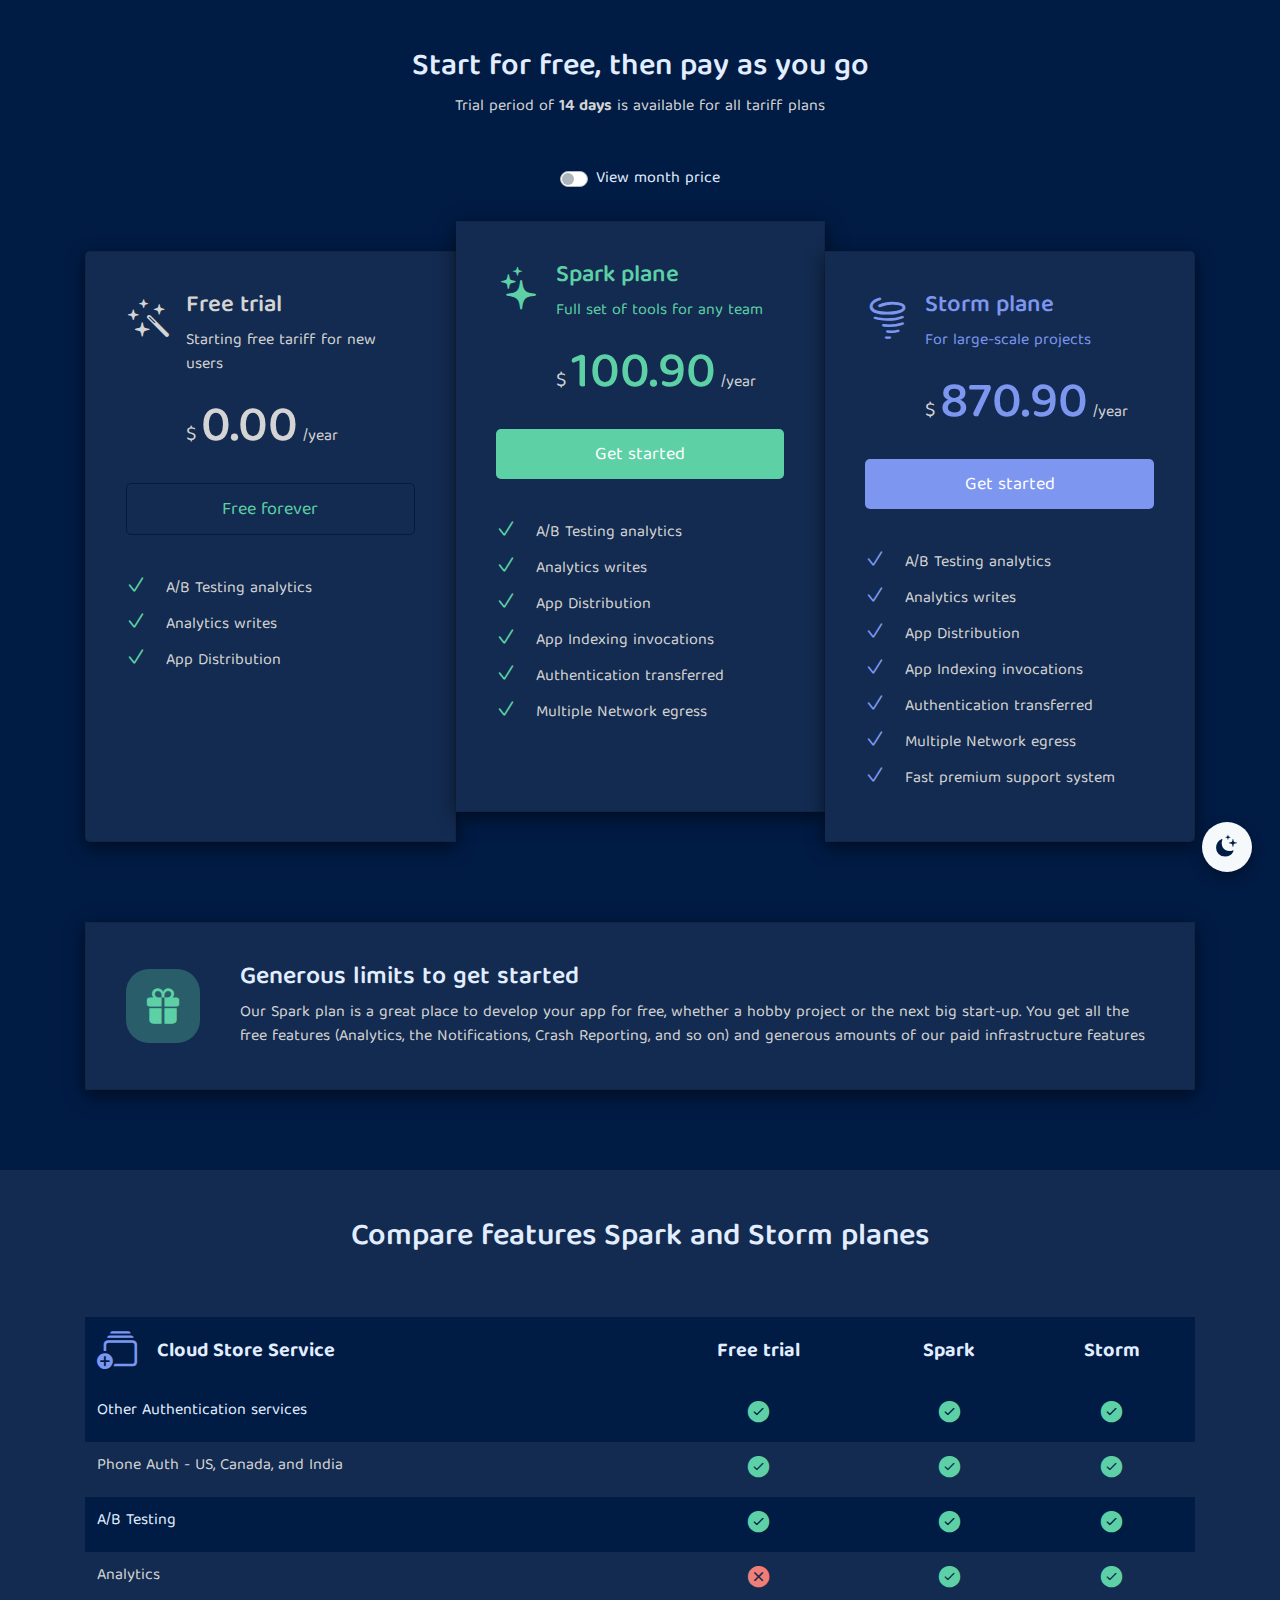
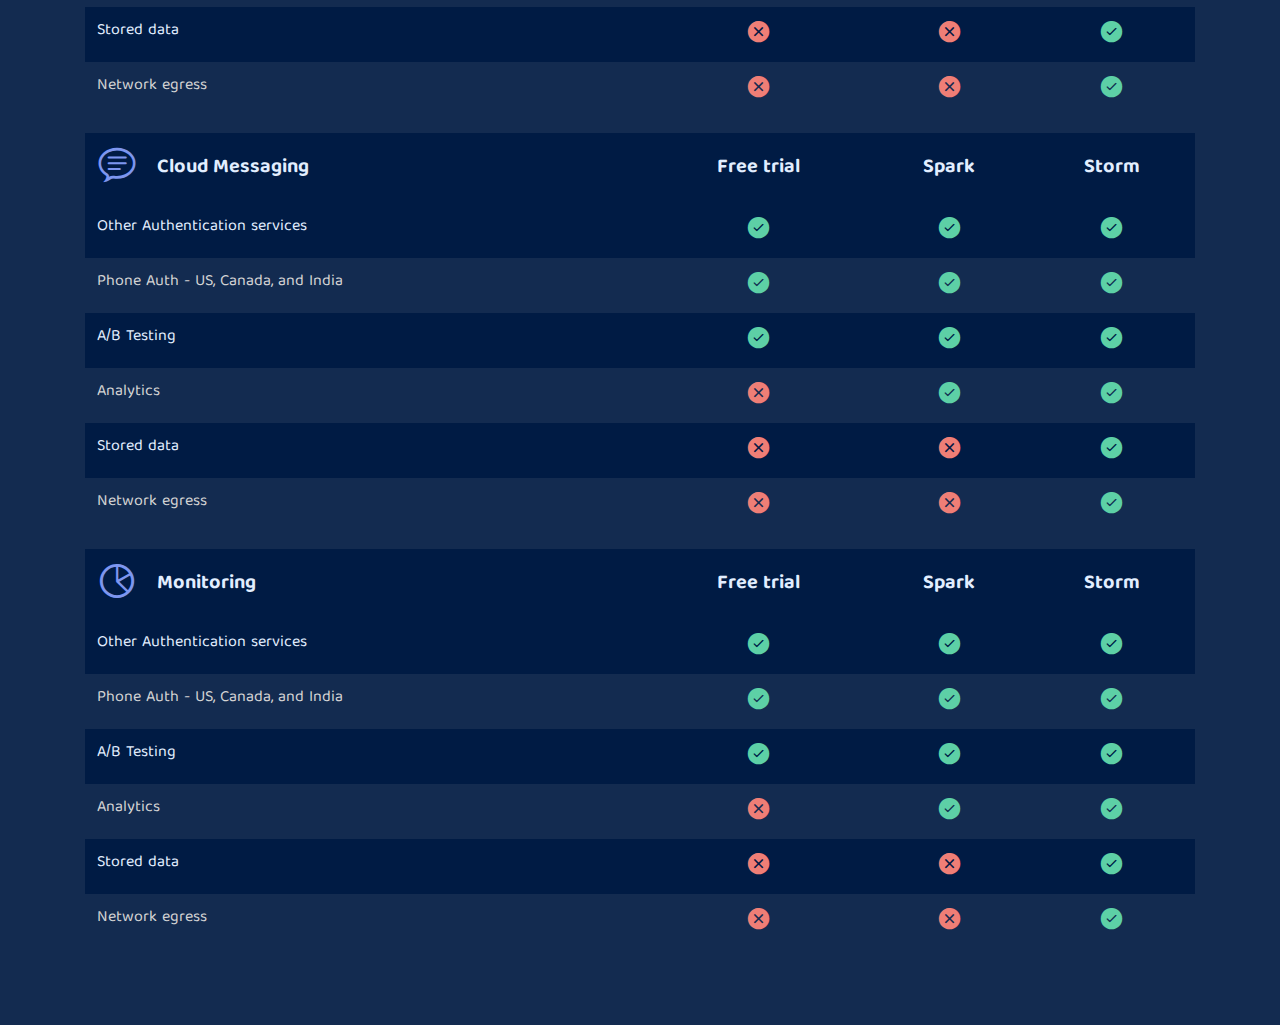
<file: index.html>
<!DOCTYPE html>
<html lang="en">
<head>
    <meta charset="utf-8">
    <meta name="viewport" content="width=device-width, initial-scale=1, shrink-to-fit=no">
    <title>PriceSaaS - Responsive Pricing Tables</title>
    <!-- Default Bootstrap CSS file -->
    <link href="css/bootstrap.min.css" rel="stylesheet">
    <!-- Custom styles -->
    <link href="css/dark.css" rel="stylesheet">
</head>
<body>
<!-- Head section -->
<div class="head-section">
    <div class="container">
        <h1>Start for free, then pay as you go</h1>
        <p>Trial period of <strong>14 days</strong> is available for all tariff plans</p>
        <div class="custom-control custom-switch mt-5">
            <input type="checkbox" class="custom-control-input" id="customSwitch1" onchange="togglePlane()">
            <label class="custom-control-label" for="customSwitch1">View month price</label>
        </div>
    </div>
</div>
<!-- Plan section -->
<div class="container">
    <div class="price-group">
        <div class="item">
            <div class="price">
                <div class="d-flex justify-content-start">
                    <div class="price-icon">
                        <i class="f7-icons">wand_stars</i>
                    </div>
                    <div>
                        <h3>Free trial</h3>
                        <p>Starting free tariff for new users</p>
                        <div class="price-amount">
                            <span class="currency">$</span>
                            <span class="amount">0.00</span>
                            <span class="period" id="period">/year</span>
                        </div>
                    </div>
                </div>
            </div>
            <button type="button" class="btn btn-price btn-free">Free forever</button>
            <ul class="list-features">
                <li class="item-features">
                    <i class="f7-icons success-price">checkmark</i>A/B Testing analytics
                </li>
                <li class="item-features">
                    <i class="f7-icons success-price">checkmark</i>Analytics writes
                </li>
                <li class="item-features">
                    <i class="f7-icons success-price">checkmark</i>App Distribution
                </li>
            </ul>
        </div>
        <div class="item top-item">
            <div class="price success-price">
                <div class="d-flex justify-content-start">
                    <div class="price-icon">
                        <i class="f7-icons">sparkles</i>
                    </div>
                    <div>
                        <h3>Spark plane</h3>
                        <p>Full set of tools for any team</p>
                        <div class="price-amount">
                            <span class="currency">$</span>
                            <span class="amount" id="amount2">100.90</span>
                            <span class="period" id="period2">/year</span>
                        </div>
                    </div>
                </div>
            </div>
            <button type="button" class="btn btn-price btn-pro">Get started</button>
            <ul class="list-features">
                <li class="item-features">
                    <i class="f7-icons success-price">checkmark</i>A/B Testing analytics
                </li>
                <li class="item-features">
                    <i class="f7-icons success-price">checkmark</i>Analytics writes
                </li>
                <li class="item-features">
                    <i class="f7-icons success-price">checkmark</i>App Distribution
                </li>
                <li class="item-features">
                    <i class="f7-icons success-price">checkmark</i>App Indexing invocations
                </li>
                <li class="item-features">
                    <i class="f7-icons success-price">checkmark</i>Authentication transferred
                </li>
                <li class="item-features">
                    <i class="f7-icons success-price">checkmark</i>Multiple Network egress
                </li>
            </ul>
        </div>
        <div class="item">
            <div class="price primary-price">
                <div class="d-flex justify-content-start">
                    <div class="price-icon">
                        <i class="f7-icons">tornado</i>
                    </div>
                    <div>
                        <h3>Storm plane</h3>
                        <p>For large-scale projects</p>
                        <div class="price-amount">
                            <span class="currency">$</span>
                            <span class="amount" id="amount3">870.90</span>
                            <span class="period" id="period3">/year</span>
                        </div>
                    </div>
                </div>
            </div>
            <button type="button" class="btn btn-price btn-enter">Get started</button>
            <ul class="list-features">
                <li class="item-features">
                    <i class="f7-icons primary-price">checkmark</i>A/B Testing analytics
                </li>
                <li class="item-features">
                    <i class="f7-icons primary-price">checkmark</i>Analytics writes
                </li>
                <li class="item-features">
                    <i class="f7-icons primary-price">checkmark</i>App Distribution
                </li>
                <li class="item-features">
                    <i class="f7-icons primary-price">checkmark</i>App Indexing invocations
                </li>
                <li class="item-features">
                    <i class="f7-icons primary-price">checkmark</i>Authentication transferred
                </li>
                <li class="item-features">
                    <i class="f7-icons primary-price">checkmark</i>Multiple Network egress
                </li>
                <li class="item-features">
                    <i class="f7-icons primary-price">checkmark</i>Fast premium support system
                </li>
            </ul>
        </div>
    </div>
</div>
<!-- Gift section -->
<div class="container">
    <div class="gift-section">
        <div class="d-flex bd-highligh align-items-center">
            <div class="bd-highlight">
                <div class="gift-icon">
                    <i class="f7-icons">gift_fill</i>
                </div>
            </div>
            <div class="bd-highlight">
                <h4>Generous limits to get started</h4>
                <p class="mb-0">Our Spark plan is a great place to develop your app for free, whether a hobby project or the next big start-up. You get all the free features (Analytics, the Notifications, Crash Reporting, and so on) and generous amounts of our paid infrastructure features</p>
            </div>
        </div>
    </div>
</div>
<!-- Price table -->
<div class="price-table-section">
    <div class="container">
        <div class="price-head">
            <h2>Compare features Spark and Storm planes</h2>
        </div>
        <table class="table table-price">
            <thead>
            <tr>
                <th class="product">
                    <div class="d-flex bd-highligh align-items-center">
                        <div class="bd-highlight">
                            <i class="f7-icons">rectangle_stack_badge_plus</i>
                        </div>
                        <div class="bd-highlight">
                            Cloud Store Service
                        </div>
                    </div>
                </th>
                <th>Free trial</th>
                <th>Spark</th>
                <th>Storm</th>
            </tr>
            </thead>
            <tbody>
            <tr>
                <td class="text-left">Other Authentication services</td>
                <td><i class="f7-icons success-price">checkmark_alt_circle_fill</i></td>
                <td><i class="f7-icons success-price">checkmark_alt_circle_fill</i></td>
                <td><i class="f7-icons success-price">checkmark_alt_circle_fill</i></td>
            </tr>
            <tr>
                <td class="text-left">Phone Auth - US, Canada, and India</td>
                <td><i class="f7-icons success-price">checkmark_alt_circle_fill</i></td>
                <td><i class="f7-icons success-price">checkmark_alt_circle_fill</i></td>
                <td><i class="f7-icons success-price">checkmark_alt_circle_fill</i></td>
            </tr>
            <tr>
                <td class="text-left">A/B Testing</td>
                <td><i class="f7-icons success-price">checkmark_alt_circle_fill</i></td>
                <td><i class="f7-icons success-price">checkmark_alt_circle_fill</i></td>
                <td><i class="f7-icons success-price">checkmark_alt_circle_fill</i></td>
            </tr>
            <tr>
                <td class="text-left">Analytics</td>
                <td><i class="f7-icons icon-danger">multiply_circle_fill</i></td>
                <td><i class="f7-icons success-price">checkmark_alt_circle_fill</i></td>
                <td><i class="f7-icons success-price">checkmark_alt_circle_fill</i></td>
            </tr>
            <tr>
                <td class="text-left">Stored data</td>
                <td><i class="f7-icons icon-danger">multiply_circle_fill</i></td>
                <td><i class="f7-icons icon-danger">multiply_circle_fill</i></td>
                <td><i class="f7-icons success-price">checkmark_alt_circle_fill</i></td>
            </tr>
            <tr>
                <td class="text-left">Network egress</td>
                <td><i class="f7-icons icon-danger">multiply_circle_fill</i></td>
                <td><i class="f7-icons icon-danger">multiply_circle_fill</i></td>
                <td><i class="f7-icons success-price">checkmark_alt_circle_fill</i></td>
            </tr>
            </tbody>
        </table>
        <table class="table table-price">
            <thead>
            <tr>
                <th class="product">
                    <div class="d-flex bd-highligh align-items-center">
                        <div class="bd-highlight">
                            <i class="f7-icons">chat_bubble_text</i>
                        </div>
                        <div class="bd-highlight">
                            Cloud Messaging
                        </div>
                    </div>
                </th>
                <th>Free trial</th>
                <th>Spark</th>
                <th>Storm</th>
            </tr>
            </thead>
            <tbody>
            <tr>
                <td class="text-left">Other Authentication services</td>
                <td><i class="f7-icons success-price">checkmark_alt_circle_fill</i></td>
                <td><i class="f7-icons success-price">checkmark_alt_circle_fill</i></td>
                <td><i class="f7-icons success-price">checkmark_alt_circle_fill</i></td>
            </tr>
            <tr>
                <td class="text-left">Phone Auth - US, Canada, and India</td>
                <td><i class="f7-icons success-price">checkmark_alt_circle_fill</i></td>
                <td><i class="f7-icons success-price">checkmark_alt_circle_fill</i></td>
                <td><i class="f7-icons success-price">checkmark_alt_circle_fill</i></td>
            </tr>
            <tr>
                <td class="text-left">A/B Testing</td>
                <td><i class="f7-icons success-price">checkmark_alt_circle_fill</i></td>
                <td><i class="f7-icons success-price">checkmark_alt_circle_fill</i></td>
                <td><i class="f7-icons success-price">checkmark_alt_circle_fill</i></td>
            </tr>
            <tr>
                <td class="text-left">Analytics</td>
                <td><i class="f7-icons icon-danger">multiply_circle_fill</i></td>
                <td><i class="f7-icons success-price">checkmark_alt_circle_fill</i></td>
                <td><i class="f7-icons success-price">checkmark_alt_circle_fill</i></td>
            </tr>
            <tr>
                <td class="text-left">Stored data</td>
                <td><i class="f7-icons icon-danger">multiply_circle_fill</i></td>
                <td><i class="f7-icons icon-danger">multiply_circle_fill</i></td>
                <td><i class="f7-icons success-price">checkmark_alt_circle_fill</i></td>
            </tr>
            <tr>
                <td class="text-left">Network egress</td>
                <td><i class="f7-icons icon-danger">multiply_circle_fill</i></td>
                <td><i class="f7-icons icon-danger">multiply_circle_fill</i></td>
                <td><i class="f7-icons success-price">checkmark_alt_circle_fill</i></td>
            </tr>
            </tbody>
        </table>
        <table class="table table-price">
            <thead>
            <tr>
                <th class="product">
                    <div class="d-flex bd-highligh align-items-center">
                        <div class="bd-highlight">
                            <i class="f7-icons">chart_pie</i>
                        </div>
                        <div class="bd-highlight">
                            Monitoring
                        </div>
                    </div>
                </th>
                <th>Free trial</th>
                <th>Spark</th>
                <th>Storm</th>
            </tr>
            </thead>
            <tbody>
            <tr>
                <td class="text-left">Other Authentication services</td>
                <td><i class="f7-icons success-price">checkmark_alt_circle_fill</i></td>
                <td><i class="f7-icons success-price">checkmark_alt_circle_fill</i></td>
                <td><i class="f7-icons success-price">checkmark_alt_circle_fill</i></td>
            </tr>
            <tr>
                <td class="text-left">Phone Auth - US, Canada, and India</td>
                <td><i class="f7-icons success-price">checkmark_alt_circle_fill</i></td>
                <td><i class="f7-icons success-price">checkmark_alt_circle_fill</i></td>
                <td><i class="f7-icons success-price">checkmark_alt_circle_fill</i></td>
            </tr>
            <tr>
                <td class="text-left">A/B Testing</td>
                <td><i class="f7-icons success-price">checkmark_alt_circle_fill</i></td>
                <td><i class="f7-icons success-price">checkmark_alt_circle_fill</i></td>
                <td><i class="f7-icons success-price">checkmark_alt_circle_fill</i></td>
            </tr>
            <tr>
                <td class="text-left">Analytics</td>
                <td><i class="f7-icons icon-danger">multiply_circle_fill</i></td>
                <td><i class="f7-icons success-price">checkmark_alt_circle_fill</i></td>
                <td><i class="f7-icons success-price">checkmark_alt_circle_fill</i></td>
            </tr>
            <tr>
                <td class="text-left">Stored data</td>
                <td><i class="f7-icons icon-danger">multiply_circle_fill</i></td>
                <td><i class="f7-icons icon-danger">multiply_circle_fill</i></td>
                <td><i class="f7-icons success-price">checkmark_alt_circle_fill</i></td>
            </tr>
            <tr>
                <td class="text-left">Network egress</td>
                <td><i class="f7-icons icon-danger">multiply_circle_fill</i></td>
                <td><i class="f7-icons icon-danger">multiply_circle_fill</i></td>
                <td><i class="f7-icons success-price">checkmark_alt_circle_fill</i></td>
            </tr>
            </tbody>
        </table>
    </div>
</div>
<!-- Switch style (go to link) -->
<div class="fab">
    <a href="light.html" class="fab__button">
        <i class="f7-icons">moon_stars_fill</i>
    </a>
</div>
<!-- JS switch plan period -->
<script>
    function togglePlane() {
        const x = document.getElementById("period");
        if (document.getElementById("period").innerHTML === "/year") {
            x.innerHTML = "/month";
        } else {
            x.innerHTML = "/year";
        }
        const y = document.getElementById("period2");
        const y_a = document.getElementById("amount2");
        if (y.innerHTML === "/year") {
            y.innerHTML = "/month";
            y_a.innerHTML = "10.90";
        } else {
            y.innerHTML = "/year";
            y_a.innerHTML = "100.90";
        }
        const z = document.getElementById("period3");
        const z_a = document.getElementById("amount3");
        if (z.innerHTML === "/year") {
            z.innerHTML = "/month";
            z_a.innerHTML = "87.90";
        } else {
            z.innerHTML = "/year";
            z_a.innerHTML = "870.90";
        }
    }
</script>
</body>
</html>
</file>
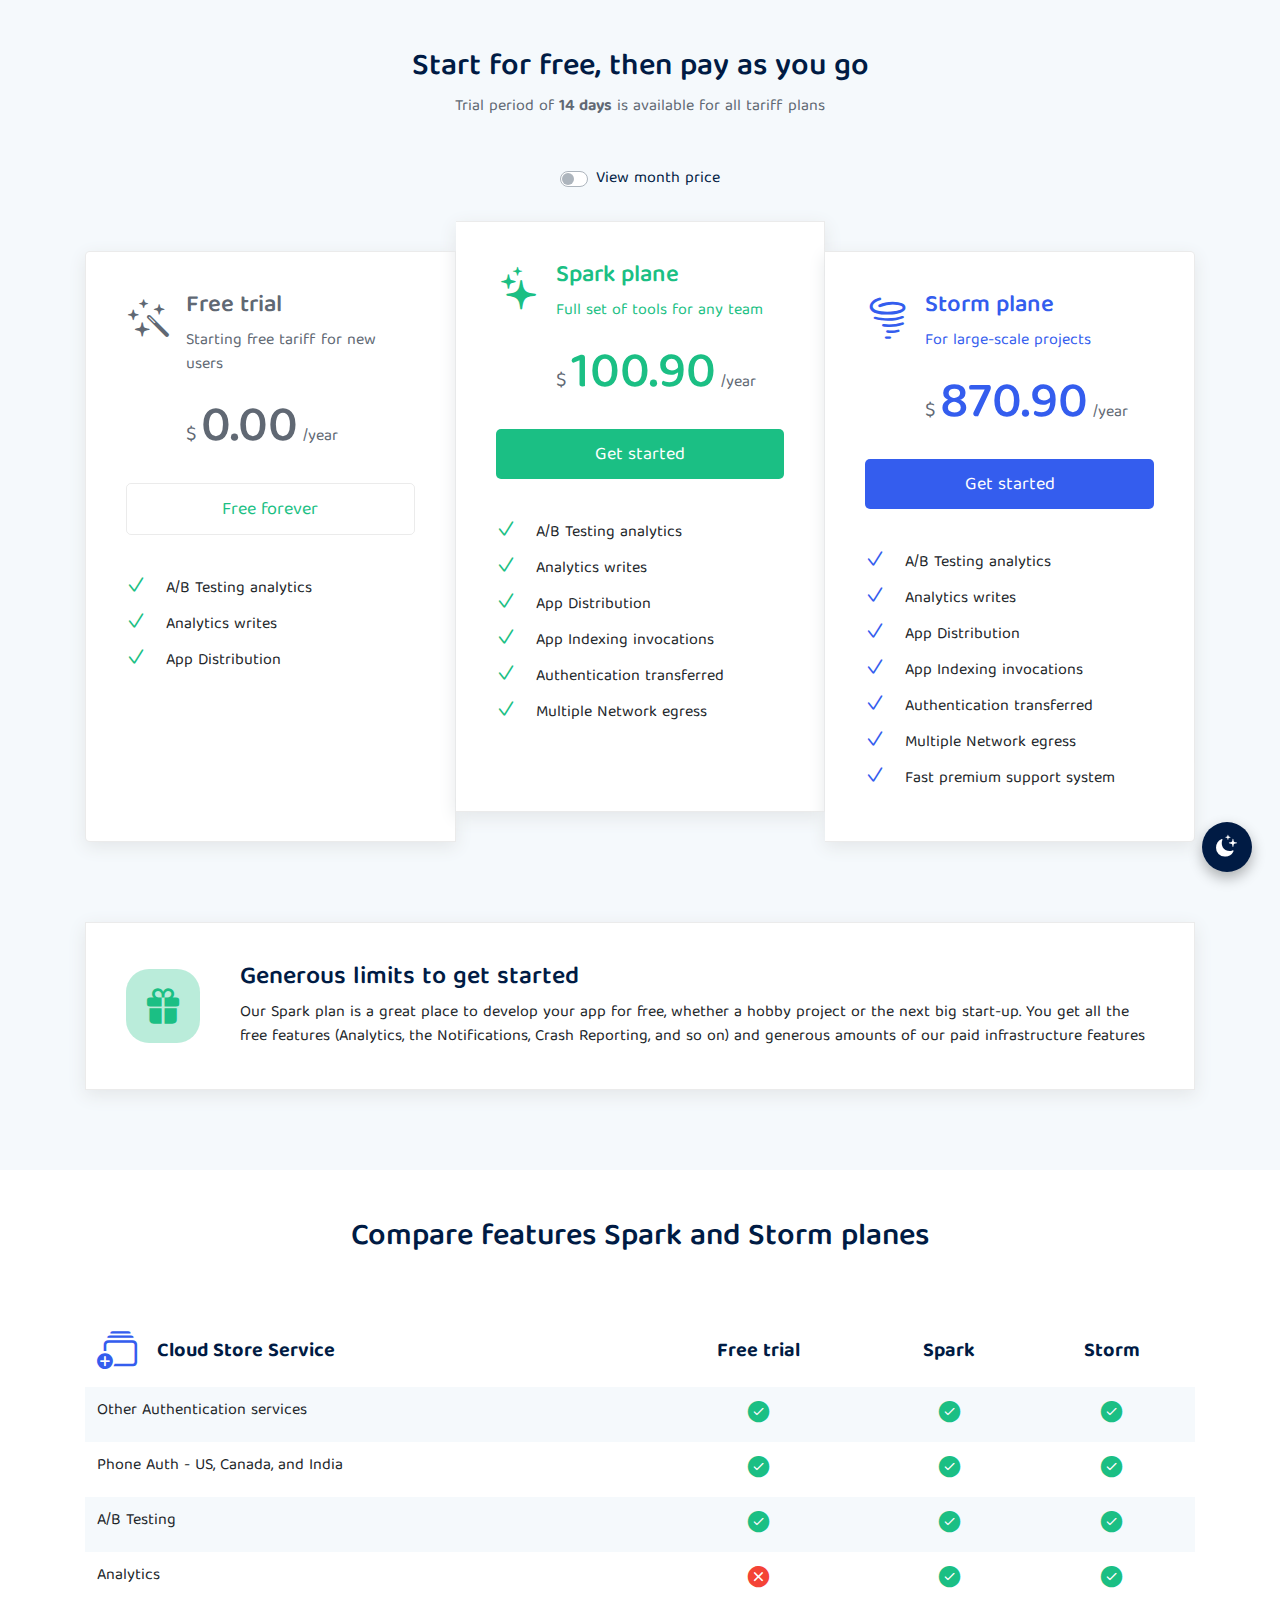
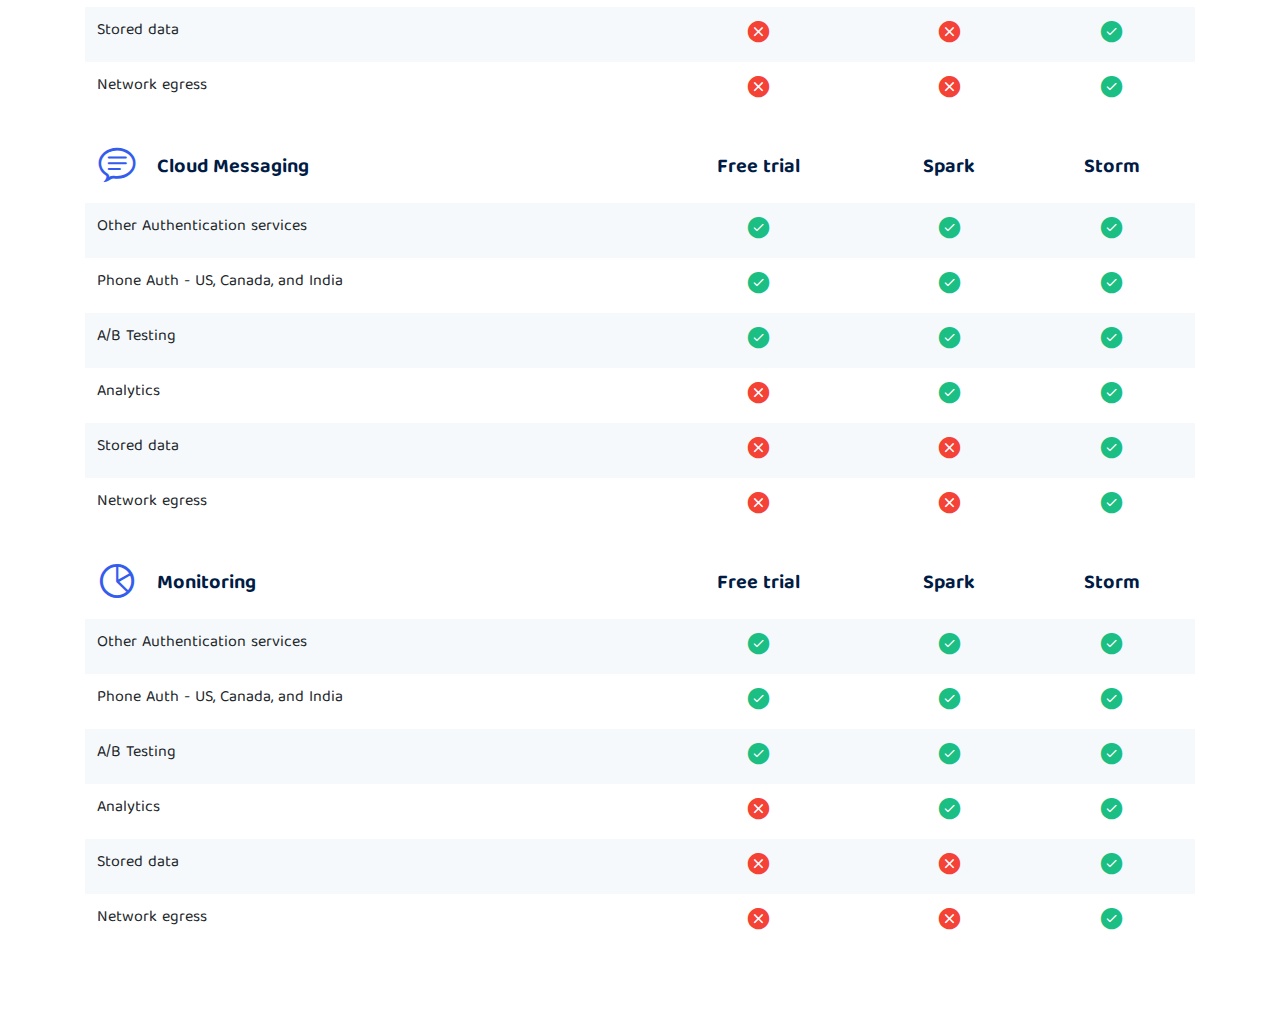
<file: light.html>
<!DOCTYPE html>
<html lang="en">
<head>
    <meta charset="utf-8">
    <meta name="viewport" content="width=device-width, initial-scale=1, shrink-to-fit=no">
    <title>PriceSaaS - Responsive Pricing Tables</title>
    <!-- Default Bootstrap CSS file -->
    <link href="css/bootstrap.min.css" rel="stylesheet">
    <!-- Custom styles -->
    <link href="css/light.css" rel="stylesheet">
</head>
<body>
<!-- Head section -->
<div class="head-section">
    <div class="container">
        <h1>Start for free, then pay as you go</h1>
        <p>Trial period of <strong>14 days</strong> is available for all tariff plans</p>
        <div class="custom-control custom-switch mt-5">
            <input type="checkbox" class="custom-control-input" id="customSwitch1" onchange="togglePlane()">
            <label class="custom-control-label" for="customSwitch1">View month price</label>
        </div>
    </div>
</div>
<!-- Plan section -->
<div class="container">
    <div class="price-group">
        <div class="item">
            <div class="price">
                <div class="d-flex justify-content-start">
                    <div class="price-icon">
                        <i class="f7-icons">wand_stars</i>
                    </div>
                    <div>
                        <h3>Free trial</h3>
                        <p>Starting free tariff for new users</p>
                        <div class="price-amount">
                            <span class="currency">$</span>
                            <span class="amount">0.00</span>
                            <span class="period" id="period">/year</span>
                        </div>
                    </div>
                </div>
            </div>
            <button type="button" class="btn btn-price btn-free">Free forever</button>
            <ul class="list-features">
                <li class="item-features">
                    <i class="f7-icons success-price">checkmark</i>A/B Testing analytics
                </li>
                <li class="item-features">
                    <i class="f7-icons success-price">checkmark</i>Analytics writes
                </li>
                <li class="item-features">
                    <i class="f7-icons success-price">checkmark</i>App Distribution
                </li>
            </ul>
        </div>
        <div class="item top-item">
            <div class="price success-price">
                <div class="d-flex justify-content-start">
                    <div class="price-icon">
                        <i class="f7-icons">sparkles</i>
                    </div>
                    <div>
                        <h3>Spark plane</h3>
                        <p>Full set of tools for any team</p>
                        <div class="price-amount">
                            <span class="currency">$</span>
                            <span class="amount" id="amount2">100.90</span>
                            <span class="period" id="period2">/year</span>
                        </div>
                    </div>
                </div>
            </div>
            <button type="button" class="btn btn-price btn-pro">Get started</button>
            <ul class="list-features">
                <li class="item-features">
                    <i class="f7-icons success-price">checkmark</i>A/B Testing analytics
                </li>
                <li class="item-features">
                    <i class="f7-icons success-price">checkmark</i>Analytics writes
                </li>
                <li class="item-features">
                    <i class="f7-icons success-price">checkmark</i>App Distribution
                </li>
                <li class="item-features">
                    <i class="f7-icons success-price">checkmark</i>App Indexing invocations
                </li>
                <li class="item-features">
                    <i class="f7-icons success-price">checkmark</i>Authentication transferred
                </li>
                <li class="item-features">
                    <i class="f7-icons success-price">checkmark</i>Multiple Network egress
                </li>
            </ul>
        </div>
        <div class="item">
            <div class="price primary-price">
                <div class="d-flex justify-content-start">
                    <div class="price-icon">
                        <i class="f7-icons">tornado</i>
                    </div>
                    <div>
                        <h3>Storm plane</h3>
                        <p>For large-scale projects</p>
                        <div class="price-amount">
                            <span class="currency">$</span>
                            <span class="amount" id="amount3">870.90</span>
                            <span class="period" id="period3">/year</span>
                        </div>
                    </div>
                </div>
            </div>
            <button type="button" class="btn btn-price btn-enter">Get started</button>
            <ul class="list-features">
                <li class="item-features">
                    <i class="f7-icons primary-price">checkmark</i>A/B Testing analytics
                </li>
                <li class="item-features">
                    <i class="f7-icons primary-price">checkmark</i>Analytics writes
                </li>
                <li class="item-features">
                    <i class="f7-icons primary-price">checkmark</i>App Distribution
                </li>
                <li class="item-features">
                    <i class="f7-icons primary-price">checkmark</i>App Indexing invocations
                </li>
                <li class="item-features">
                    <i class="f7-icons primary-price">checkmark</i>Authentication transferred
                </li>
                <li class="item-features">
                    <i class="f7-icons primary-price">checkmark</i>Multiple Network egress
                </li>
                <li class="item-features">
                    <i class="f7-icons primary-price">checkmark</i>Fast premium support system
                </li>
            </ul>
        </div>
    </div>
</div>
<!-- Gift section -->
<div class="container">
    <div class="gift-section">
        <div class="d-flex bd-highligh align-items-center">
            <div class="bd-highlight">
                <div class="gift-icon">
                    <i class="f7-icons">gift_fill</i>
                </div>
            </div>
            <div class="bd-highlight">
                <h4>Generous limits to get started</h4>
                <p class="mb-0">Our Spark plan is a great place to develop your app for free, whether a hobby project or the next big start-up. You get all the free features (Analytics, the Notifications, Crash Reporting, and so on) and generous amounts of our paid infrastructure features</p>
            </div>
        </div>
    </div>
</div>
<!-- Price table -->
<div class="price-table-section">
    <div class="container">
        <div class="price-head">
            <h2>Compare features Spark and Storm planes</h2>
        </div>
        <table class="table table-price">
            <thead>
            <tr>
                <th class="product">
                    <div class="d-flex bd-highligh align-items-center">
                        <div class="bd-highlight">
                            <i class="f7-icons">rectangle_stack_badge_plus</i>
                        </div>
                        <div class="bd-highlight">
                            Cloud Store Service
                        </div>
                    </div>
                </th>
                <th>Free trial</th>
                <th>Spark</th>
                <th>Storm</th>
            </tr>
            </thead>
            <tbody>
            <tr>
                <td class="text-left">Other Authentication services</td>
                <td><i class="f7-icons success-price">checkmark_alt_circle_fill</i></td>
                <td><i class="f7-icons success-price">checkmark_alt_circle_fill</i></td>
                <td><i class="f7-icons success-price">checkmark_alt_circle_fill</i></td>
            </tr>
            <tr>
                <td class="text-left">Phone Auth - US, Canada, and India</td>
                <td><i class="f7-icons success-price">checkmark_alt_circle_fill</i></td>
                <td><i class="f7-icons success-price">checkmark_alt_circle_fill</i></td>
                <td><i class="f7-icons success-price">checkmark_alt_circle_fill</i></td>
            </tr>
            <tr>
                <td class="text-left">A/B Testing</td>
                <td><i class="f7-icons success-price">checkmark_alt_circle_fill</i></td>
                <td><i class="f7-icons success-price">checkmark_alt_circle_fill</i></td>
                <td><i class="f7-icons success-price">checkmark_alt_circle_fill</i></td>
            </tr>
            <tr>
                <td class="text-left">Analytics</td>
                <td><i class="f7-icons icon-danger">multiply_circle_fill</i></td>
                <td><i class="f7-icons success-price">checkmark_alt_circle_fill</i></td>
                <td><i class="f7-icons success-price">checkmark_alt_circle_fill</i></td>
            </tr>
            <tr>
                <td class="text-left">Stored data</td>
                <td><i class="f7-icons icon-danger">multiply_circle_fill</i></td>
                <td><i class="f7-icons icon-danger">multiply_circle_fill</i></td>
                <td><i class="f7-icons success-price">checkmark_alt_circle_fill</i></td>
            </tr>
            <tr>
                <td class="text-left">Network egress</td>
                <td><i class="f7-icons icon-danger">multiply_circle_fill</i></td>
                <td><i class="f7-icons icon-danger">multiply_circle_fill</i></td>
                <td><i class="f7-icons success-price">checkmark_alt_circle_fill</i></td>
            </tr>
            </tbody>
        </table>
        <table class="table table-price">
            <thead>
            <tr>
                <th class="product">
                    <div class="d-flex bd-highligh align-items-center">
                        <div class="bd-highlight">
                            <i class="f7-icons">chat_bubble_text</i>
                        </div>
                        <div class="bd-highlight">
                            Cloud Messaging
                        </div>
                    </div>
                </th>
                <th>Free trial</th>
                <th>Spark</th>
                <th>Storm</th>
            </tr>
            </thead>
            <tbody>
            <tr>
                <td class="text-left">Other Authentication services</td>
                <td><i class="f7-icons success-price">checkmark_alt_circle_fill</i></td>
                <td><i class="f7-icons success-price">checkmark_alt_circle_fill</i></td>
                <td><i class="f7-icons success-price">checkmark_alt_circle_fill</i></td>
            </tr>
            <tr>
                <td class="text-left">Phone Auth - US, Canada, and India</td>
                <td><i class="f7-icons success-price">checkmark_alt_circle_fill</i></td>
                <td><i class="f7-icons success-price">checkmark_alt_circle_fill</i></td>
                <td><i class="f7-icons success-price">checkmark_alt_circle_fill</i></td>
            </tr>
            <tr>
                <td class="text-left">A/B Testing</td>
                <td><i class="f7-icons success-price">checkmark_alt_circle_fill</i></td>
                <td><i class="f7-icons success-price">checkmark_alt_circle_fill</i></td>
                <td><i class="f7-icons success-price">checkmark_alt_circle_fill</i></td>
            </tr>
            <tr>
                <td class="text-left">Analytics</td>
                <td><i class="f7-icons icon-danger">multiply_circle_fill</i></td>
                <td><i class="f7-icons success-price">checkmark_alt_circle_fill</i></td>
                <td><i class="f7-icons success-price">checkmark_alt_circle_fill</i></td>
            </tr>
            <tr>
                <td class="text-left">Stored data</td>
                <td><i class="f7-icons icon-danger">multiply_circle_fill</i></td>
                <td><i class="f7-icons icon-danger">multiply_circle_fill</i></td>
                <td><i class="f7-icons success-price">checkmark_alt_circle_fill</i></td>
            </tr>
            <tr>
                <td class="text-left">Network egress</td>
                <td><i class="f7-icons icon-danger">multiply_circle_fill</i></td>
                <td><i class="f7-icons icon-danger">multiply_circle_fill</i></td>
                <td><i class="f7-icons success-price">checkmark_alt_circle_fill</i></td>
            </tr>
            </tbody>
        </table>
        <table class="table table-price">
            <thead>
            <tr>
                <th class="product">
                    <div class="d-flex bd-highligh align-items-center">
                        <div class="bd-highlight">
                            <i class="f7-icons">chart_pie</i>
                        </div>
                        <div class="bd-highlight">
                            Monitoring
                        </div>
                    </div>
                </th>
                <th>Free trial</th>
                <th>Spark</th>
                <th>Storm</th>
            </tr>
            </thead>
            <tbody>
            <tr>
                <td class="text-left">Other Authentication services</td>
                <td><i class="f7-icons success-price">checkmark_alt_circle_fill</i></td>
                <td><i class="f7-icons success-price">checkmark_alt_circle_fill</i></td>
                <td><i class="f7-icons success-price">checkmark_alt_circle_fill</i></td>
            </tr>
            <tr>
                <td class="text-left">Phone Auth - US, Canada, and India</td>
                <td><i class="f7-icons success-price">checkmark_alt_circle_fill</i></td>
                <td><i class="f7-icons success-price">checkmark_alt_circle_fill</i></td>
                <td><i class="f7-icons success-price">checkmark_alt_circle_fill</i></td>
            </tr>
            <tr>
                <td class="text-left">A/B Testing</td>
                <td><i class="f7-icons success-price">checkmark_alt_circle_fill</i></td>
                <td><i class="f7-icons success-price">checkmark_alt_circle_fill</i></td>
                <td><i class="f7-icons success-price">checkmark_alt_circle_fill</i></td>
            </tr>
            <tr>
                <td class="text-left">Analytics</td>
                <td><i class="f7-icons icon-danger">multiply_circle_fill</i></td>
                <td><i class="f7-icons success-price">checkmark_alt_circle_fill</i></td>
                <td><i class="f7-icons success-price">checkmark_alt_circle_fill</i></td>
            </tr>
            <tr>
                <td class="text-left">Stored data</td>
                <td><i class="f7-icons icon-danger">multiply_circle_fill</i></td>
                <td><i class="f7-icons icon-danger">multiply_circle_fill</i></td>
                <td><i class="f7-icons success-price">checkmark_alt_circle_fill</i></td>
            </tr>
            <tr>
                <td class="text-left">Network egress</td>
                <td><i class="f7-icons icon-danger">multiply_circle_fill</i></td>
                <td><i class="f7-icons icon-danger">multiply_circle_fill</i></td>
                <td><i class="f7-icons success-price">checkmark_alt_circle_fill</i></td>
            </tr>
            </tbody>
        </table>
    </div>
</div>
<!-- Switch style (go to link) -->
<div class="fab">
    <a href="index.html" class="fab__button">
        <i class="f7-icons">moon_stars_fill</i>
    </a>
</div>
<!-- JS switch plan period -->
<script>
    function togglePlane() {
        const x = document.getElementById("period");
        if (document.getElementById("period").innerHTML === "/year") {
            x.innerHTML = "/month";
        } else {
            x.innerHTML = "/year";
        }
        const y = document.getElementById("period2");
        const y_a = document.getElementById("amount2");
        if (y.innerHTML === "/year") {
            y.innerHTML = "/month";
            y_a.innerHTML = "10.90";
        } else {
            y.innerHTML = "/year";
            y_a.innerHTML = "100.90";
        }
        const z = document.getElementById("period3");
        const z_a = document.getElementById("amount3");
        if (z.innerHTML === "/year") {
            z.innerHTML = "/month";
            z_a.innerHTML = "87.90";
        } else {
            z.innerHTML = "/year";
            z_a.innerHTML = "870.90";
        }
    }
</script>
</body>
</html>
</file>
<file: css/dark.css>
/************************ IMPORT GOOGLE FONT ************************/
@import url('https://fonts.googleapis.com/css2?family=Baloo+Tamma+2&display=swap');

/************************ GENERAL STYLING ************************/
body {
    background-color: #001b44;
    font-family: 'Baloo Tamma 2', cursive;
}
@font-face {
    font-family: 'Framework7 Icons';
    font-style: normal;
    font-weight: 400;
    src: url("../fonts/Framework7Icons-Regular.eot");
    src: local('Framework7 Icons'),
    local('Framework7Icons-Regular'),
    url("../fonts/Framework7Icons-Regular.woff2") format("woff2"),
    url("../fonts/Framework7Icons-Regular.woff") format("woff"),
    url("../fonts/Framework7Icons-Regular.ttf") format("truetype");
}
.f7-icons, .framework7-icons {
    font-family: 'Framework7 Icons';
    font-weight: normal;
    font-style: normal;
    /*font-size: 28px;*/
    line-height: 1;
    letter-spacing: normal;
    text-transform: none;
    display: inline-block;
    white-space: nowrap;
    word-wrap: normal;
    direction: ltr;
    -webkit-font-smoothing: antialiased;
    text-rendering: optimizeLegibility;
    -moz-osx-font-smoothing: grayscale;
    -webkit-font-feature-settings: "liga";
    -moz-font-feature-settings: "liga=1";
    -moz-font-feature-settings: "liga";
    font-feature-settings: "liga";
}

/************************ HEADER SECTION ************************/
.head-section {
    text-align: center;
    padding-top: 50px;
    padding-bottom: 60px;
}
.head-section h1 {
    font-size: 31px;
    font-weight: 600;
    color: #e2eeff;
}
.head-section p {
    color: #d4d4d4;
}

/************************ PRICE SWITCH ************************/
.head-section .custom-control-input:checked~.custom-control-label::before {
    color: #fff;
    border-color: #7d96ef;
    background-color: #7d96ef;
}
.head-section .custom-control-input:focus ~ .custom-control-label::before {
    box-shadow: none;
}

.head-section .custom-control-input:focus:not(:checked) ~ .custom-control-label::before {
    border-color: #80bdff;
}
.head-section label {
    color: #e2eeff;
}

/************************ PRICE GROUP ************************/
@media (min-width: 992px) {
    .price-group {
        display: -ms-flexbox;
        display: flex;
        -ms-flex-flow: row wrap;
        flex-flow: row wrap;
    }
    .price-group > .item {
        -ms-flex: 1 0 0%;
        flex: 1 0 0%;
        margin-bottom: 0;
    }
    .price-group > .item + .item {
        margin-left: 0;
        border-left: 0;
    }
    .price-group > .item:not(:last-child) {
        border-top-right-radius: 0;
        border-bottom-right-radius: 0;
    }
    .price-group > .item:not(:last-child) .item-header {
        border-top-right-radius: 0;
    }
    .price-group > .item:not(:last-child) .item-footer {
        border-bottom-right-radius: 0;
    }
    .price-group > .item:not(:first-child) {
        border-top-left-radius: 0;
        border-bottom-left-radius: 0;
    }
    .price-group > .item:not(:first-child) .item-header {
        border-top-left-radius: 0;
    }
    .price-group > .item:not(:first-child) .item-footer {
        border-bottom-left-radius: 0;
    }
}

/************************ PRICE ITEM ************************/
.price-group .item {
    position: relative;
    display: -ms-flexbox;
    display: flex;
    -ms-flex-direction: column;
    flex-direction: column;
    min-width: 0;
    word-wrap: break-word;
    background-color: #132b50;
    background-clip: border-box;
    border: 1px solid rgba(0, 0, 0, 0.08);
    border-radius: 5px;
    padding: 40px;
    box-shadow: 0px 5px 17px 0px rgba(0, 0, 0, 0.55);
}
@media (min-width: 992px) {
    .top-item {
        bottom: 30px
    }
}
.item .price {
    min-height: 70px;
    color: #d4d4d4;
    margin-bottom: 15px;
}
.item .price h3 {
    font-size: 24px;
    font-weight: 600;
}
.price-icon {
    font-size: 45px;
    margin-right: 15px;
}
.success-price {
    color: #5dd0a6 !important;
}
.primary-price {
    color: #7d96ef !important;
}
.price-amount .currency {
    font-size: 20px;
    color: #d4d4d4;
}
.price-amount .period {
    font-size: 16px;
    color: #d4d4d4;
}
.price-amount .amount{
    font-size: 50px;
    font-weight: 600;
}

/************************ PRICE BUTTONS ************************/
.btn-price {
    border-radius: 5px;
    padding: 13px 25px 10px 25px;
    font-size: 18px;
    line-height: 1.5;
}
.btn-price:hover {
    box-shadow: 0 4px 6px rgba(50,50,93,.11), 0 1px 3px rgba(0,0,0,.08);
}
.btn-free {
    background-color: transparent;
    color: #5dd0a6;
    border: 1px solid rgb(0, 27, 68);
}
.btn-free:hover {
    color: #53bb95;
}
.btn-pro {
    background-color: #5dd0a6;
    border: #5dd0a6;
    color: #ffffff;
}
.btn-pro:hover {
    color: #ffffff;
    background-color: #53bb95;
    border: #53bb95;
}
.btn-enter {
    background-color: #7d96ef;
    border: #7d96ef;
    color: #ffffff;
}
.btn-enter:hover {
    color: #ffffff;
    background-color: #7087d7;
    border: #7087d7;
}

/************************ FEATURES ************************/
.list-features {
    display: -ms-flexbox;
    display: flex;
    -ms-flex-direction: column;
    flex-direction: column;
    padding-left: 0;
    margin-bottom: 0;
    margin-top: 40px;
    color: #d4d4d4;
}
.list-features .item-features {
    position: relative;
    display: block;
    margin-bottom: 10px;
    font-size: 16px;
}
.list-features .item-features i {
    margin-right: 20px;
    font-size: 20px;
}
.list-features .item-features i .success {
    color: #5dd0a6 !important;
}

/************************ GIFT SECTION ************************/
.gift-section {
    border: 1px solid rgba(0, 0, 0, 0.08);
    padding: 40px;
    background-color: #132b50;
    box-shadow: 0px 5px 17px 0px rgba(0, 0, 0, 0.55);
    margin-top: 80px;
    margin-bottom: 80px;
    color: #d4d4d4;
}
.gift-section h4 {
    font-size: 25px;
    font-weight: 600;
    color: #e2eeff;
}
.gift-icon {
    width: 74px;
    height: 74px;
    border-radius: 31.25%;
    padding: 17px;
    display: block;
    background-color: rgba(93, 208, 166, 0.3);
    margin-right: 40px;
}
.gift-icon i {
    font-size: 40px;
    color: #5dd0a6;
}

/************************ PRICE TABLE SECTION ************************/
.price-table-section {
    padding-top: 50px;
    padding-bottom: 60px;
    background-color: #132b50;
}
.price-head {
    text-align: center;
}
.price-head h2 {
    font-size: 31px;
    font-weight: 600;
    color: #e2eeff;
    margin-bottom: 60px;
}
.table-price {
    text-align: center;
    color: #d4d4d4;
}
.table-price tbody tr:nth-of-type(odd) {
    background-color: #001b44;
    color: #e2eeff;
}
table .product i {
    font-size: 40px;
    margin-right: 20px;
    color: #7d96ef;
}
.table-price thead th {
    vertical-align: inherit;
    border-bottom: none;
    border-top: none;
    font-size: 20px;
    color: #e2eeff;
    background-color: #001b44;
}
@supports ((position: -webkit-sticky) or (position: sticky)) {
    .table-price thead th {
        position: -webkit-sticky;
        position: sticky;
        top: 0;
        z-index: 1020;
    }
}
.table-price td {
    border-top: none;
}
.table-price .icon-td {
    max-width: 150px;
}
.table-price i {
    font-size: 25px;
}
.icon-danger {
    color: #ef7e76;
}

/************************ CHANGE STYLE BUTTON ************************/
.fab {
    position: fixed;
    width: 70px;
    height: 70px;
    bottom: 18px;
    right: 18px;
    font-size: 25px;
}
.fab__button {
    position: absolute;
    top: 50%;
    left: 50%;
    -webkit-transform: translate(-50%, -50%);
    transform: translate(-50%, -50%);
    background-color: #F5F9FC;
    cursor: pointer;
    color: #001b44;
    border: 0;
    border-radius: 50%;
    width: 50px;
    height: 50px;
    z-index: 2;
    box-shadow: 0px 6px 14px 0px rgba(0, 0, 0, 0.3);
    -webkit-transition: background-color 300ms ease;
    transition: background-color 300ms ease;
    padding: 10px 10px 10px 12px;
}
.fab__button:hover {
    background-color: #ffffff;
    color: #001b44;
}
</file>
<file: css/light.css>
/************************ IMPORT GOOGLE FONT ************************/
@import url('https://fonts.googleapis.com/css2?family=Baloo+Tamma+2&display=swap');

/************************ GENERAL STYLING ************************/
body {
    background-color: #f5f9fc;
    font-family: 'Baloo Tamma 2', cursive;
}
@font-face {
    font-family: 'Framework7 Icons';
    font-style: normal;
    font-weight: 400;
    src: url("../fonts/Framework7Icons-Regular.eot");
    src: local('Framework7 Icons'),
    local('Framework7Icons-Regular'),
    url("../fonts/Framework7Icons-Regular.woff2") format("woff2"),
    url("../fonts/Framework7Icons-Regular.woff") format("woff"),
    url("../fonts/Framework7Icons-Regular.ttf") format("truetype");
}
.f7-icons, .framework7-icons {
    font-family: 'Framework7 Icons';
    font-weight: normal;
    font-style: normal;
    /*font-size: 28px;*/
    line-height: 1;
    letter-spacing: normal;
    text-transform: none;
    display: inline-block;
    white-space: nowrap;
    word-wrap: normal;
    direction: ltr;
    -webkit-font-smoothing: antialiased;
    text-rendering: optimizeLegibility;
    -moz-osx-font-smoothing: grayscale;
    -webkit-font-feature-settings: "liga";
    -moz-font-feature-settings: "liga=1";
    -moz-font-feature-settings: "liga";
    font-feature-settings: "liga";
}

/************************ HEADER SECTION ************************/
.head-section {
    text-align: center;
    padding-top: 50px;
    padding-bottom: 60px;
}
.head-section h1 {
    font-size: 31px;
    font-weight: 600;
    color: #001b44;
}
.head-section p {
    color: #606873;
}

/************************ PRICE SWITCH ************************/
.head-section .custom-control-input:checked~.custom-control-label::before {
    color: #fff;
    border-color: #345DEE;
    background-color: #345DEE;
}
.head-section .custom-control-input:focus ~ .custom-control-label::before {
    box-shadow: none;
}

.head-section .custom-control-input:focus:not(:checked) ~ .custom-control-label::before {
    border-color: #80bdff;
}
.head-section label {
    color: #001b44;
}

/************************ PRICE GROUP ************************/
@media (min-width: 992px) {
    .price-group {
        display: -ms-flexbox;
        display: flex;
        -ms-flex-flow: row wrap;
        flex-flow: row wrap;
    }
    .price-group > .item {
        -ms-flex: 1 0 0%;
        flex: 1 0 0%;
        margin-bottom: 0;
    }
    .price-group > .item + .item {
        margin-left: 0;
        border-left: 0;
    }
    .price-group > .item:not(:last-child) {
        border-top-right-radius: 0;
        border-bottom-right-radius: 0;
    }
    .price-group > .item:not(:last-child) .item-header {
        border-top-right-radius: 0;
    }
    .price-group > .item:not(:last-child) .item-footer {
        border-bottom-right-radius: 0;
    }
    .price-group > .item:not(:first-child) {
        border-top-left-radius: 0;
        border-bottom-left-radius: 0;
    }
    .price-group > .item:not(:first-child) .item-header {
        border-top-left-radius: 0;
    }
    .price-group > .item:not(:first-child) .item-footer {
        border-bottom-left-radius: 0;
    }
}

/************************ PRICE ITEM ************************/
.price-group .item {
    position: relative;
    display: -ms-flexbox;
    display: flex;
    -ms-flex-direction: column;
    flex-direction: column;
    min-width: 0;
    word-wrap: break-word;
    background-color: #fff;
    background-clip: border-box;
    border: 1px solid rgba(0, 0, 0, 0.08);
    border-radius: 5px;
    padding: 40px;
    box-shadow: 0px 5px 17px 0px rgb(227, 230, 232);
}
@media (min-width: 992px) {
    .top-item {
        bottom: 30px
    }
}
.item .price {
    min-height: 70px;
    color: #606873;
    margin-bottom: 15px;
}
.item .price h3 {
    font-size: 24px;
    font-weight: 600;
}
.price-icon {
    font-size: 45px;
    margin-right: 15px;
}
.success-price {
    color: #1BBF84 !important;
}
.primary-price {
    color: #345DEE !important;
}
.price-amount .currency {
    font-size: 20px;
    color: #606873;
}
.price-amount .period {
    font-size: 16px;
    color: #606873;
}
.price-amount .amount{
    font-size: 50px;
    font-weight: 600;
}

/************************ PRICE BUTTONS ************************/
.btn-price {
    border-radius: 5px;
    padding: 13px 25px 10px 25px;
    font-size: 18px;
    line-height: 1.5;
}
.btn-price:hover {
    box-shadow: 0 4px 6px rgba(50,50,93,.11), 0 1px 3px rgba(0,0,0,.08);
}
.btn-free {
    background-color: transparent;
    color: #1BBF84;
    border: 1px solid rgba(0, 0, 0, 0.08);
}
.btn-free:hover {
    color: #18ab76;
}
.btn-pro {
    background-color: #1BBF84;
    border: #1BBF84;
    color: #ffffff;
}
.btn-pro:hover {
    color: #ffffff;
    background-color: #18ab76;
    border: #18ab76;
}
.btn-enter {
    background-color: #345DEE;
    border: #345DEE;
    color: #ffffff;
}
.btn-enter:hover {
    color: #ffffff;
    background-color: #2e53d6;
    border: #2e53d6;
}

/************************ FEATURES ************************/
.list-features {
    display: -ms-flexbox;
    display: flex;
    -ms-flex-direction: column;
    flex-direction: column;
    padding-left: 0;
    margin-bottom: 0;
    margin-top: 40px;
}
.list-features .item-features {
    position: relative;
    display: block;
    margin-bottom: 10px;
    font-size: 16px;
}
.list-features .item-features i {
    margin-right: 20px;
    font-size: 20px;
}
.list-features .item-features i .success {
    color: #1BBF84 !important;
}

/************************ GIFT SECTION ************************/
.gift-section {
    border: 1px solid rgba(0, 0, 0, 0.08);
    padding: 40px;
    background-color: #ffffff;
    box-shadow: 0px 5px 17px 0px rgb(227, 230, 232);
    margin-top: 80px;
    margin-bottom: 80px;
}
.gift-section h4 {
    font-size: 25px;
    font-weight: 600;
    color: #001b44;
}
.gift-icon {
    width: 74px;
    height: 74px;
    border-radius: 31.25%;
    padding: 17px;
    display: block;
    background-color: rgba(27, 191, 132, 0.3);
    margin-right: 40px;
}
.gift-icon i {
    font-size: 40px;
    color: #1BBF84;
}

/************************ PRICE TABLE SECTION ************************/
.price-table-section {
    padding-top: 50px;
    padding-bottom: 60px;
    background-color: #ffffff;
}
.price-head {
    text-align: center;
}
.price-head h2 {
    font-size: 31px;
    font-weight: 600;
    color: #001b44;
    margin-bottom: 60px;
}
.table-price {
    text-align: center;
}
.table-price tbody tr:nth-of-type(odd) {
    background-color: #F5F9FC;
}
table .product i {
    font-size: 40px;
    margin-right: 20px;
    color: #345DEE;
}
.table-price thead th {
    vertical-align: inherit;
    border-bottom: none;
    border-top: none;
    font-size: 20px;
    color: #001b44;
    background-color: #ffffff;
}
@supports ((position: -webkit-sticky) or (position: sticky)) {
    .table-price thead th {
        position: -webkit-sticky;
        position: sticky;
        top: 0;
        z-index: 1020;
    }
}
.table-price td {
    border-top: none;
}
.table-price .icon-td {
    max-width: 150px;
}
.table-price i {
    font-size: 25px;
}
.icon-danger {
    color: #F44336;
}

/************************ CHANGE STYLE BUTTON ************************/
.fab {
    position: fixed;
    width: 70px;
    height: 70px;
    bottom: 18px;
    right: 18px;
    font-size: 25px;
}
.fab__button {
    position: absolute;
    top: 50%;
    left: 50%;
    -webkit-transform: translate(-50%, -50%);
    transform: translate(-50%, -50%);
    background-color: #001b44;
    cursor: pointer;
    color: #ffffff;
    border: 0;
    border-radius: 50%;
    width: 50px;
    height: 50px;
    z-index: 2;
    box-shadow: 0px 6px 14px 0px rgba(0, 0, 0, 0.3);
    -webkit-transition: background-color 300ms ease;
    transition: background-color 300ms ease;
    padding: 10px 10px 10px 12px;
}
.fab__button:hover {
    background-color: #00183d;
    color: #ffffff;
}
</file>
